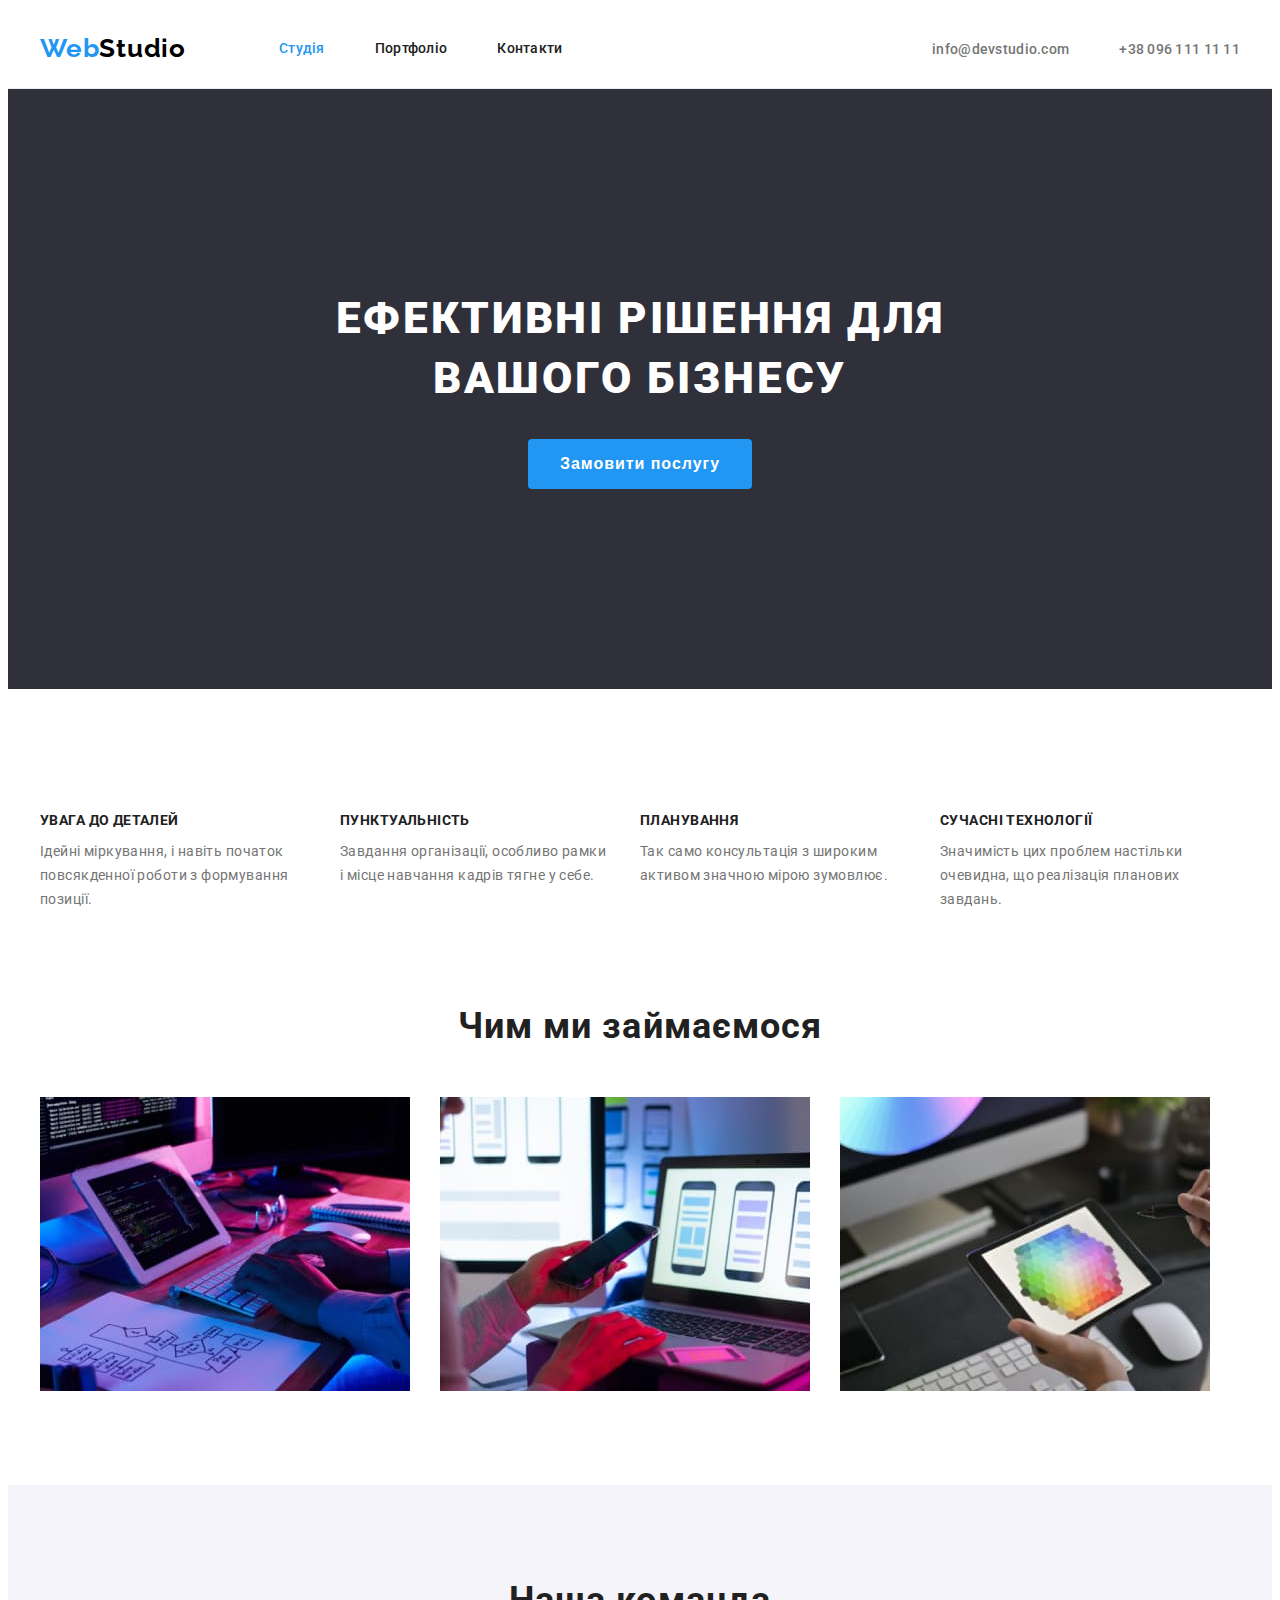
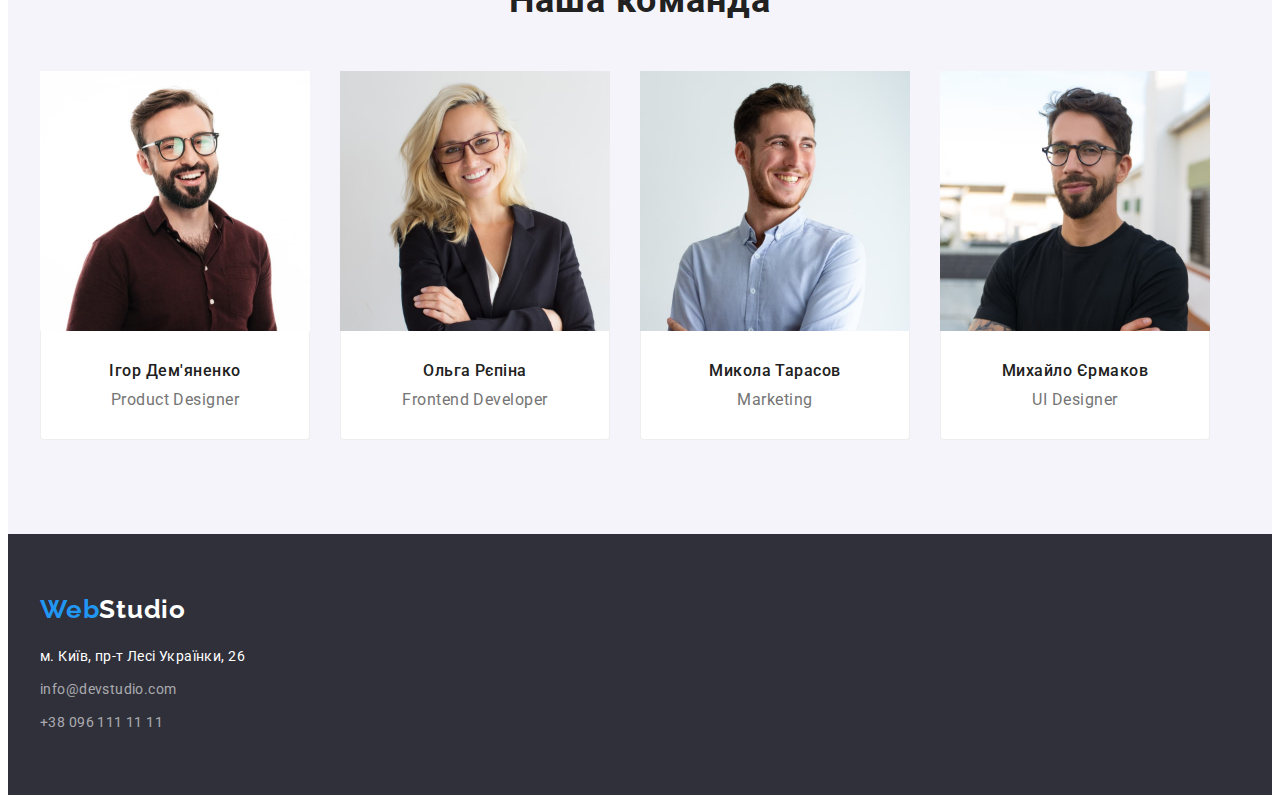
<file: index.html>
<!DOCTYPE html>
<html lang="uk">
<head>
    <meta charset="UTF-8">
    <meta http-equiv="X-UA-Compatible" content="IE=edge">
    <meta name="viewport" content="width=device-width, initial-scale=1.0">
    <title lang="en">WebStudio</title>
    <link rel="preconnect" href="https://fonts.googleapis.com">
    <link rel="preconnect" href="https://fonts.gstatic.com" crossorigin>
    <link href="https://fonts.googleapis.com/css2?family=Raleway:wght@700&family=Roboto:wght@400;500;700;900&display=swap"
        rel="stylesheet">
    <link rel="stylesheet" href="https://cdnjs.cloudflare.com/ajax/libs/modern-normalize/1.1.0/modern-normalize.min.css"
        integrity="sha512-wpPYUAdjBVSE4KJnH1VR1HeZfpl1ub8YT/NKx4PuQ5NmX2tKuGu6U/JRp5y+Y8XG2tV+wKQpNHVUX03MfMFn9Q=="
        crossorigin="anonymous" referrerpolicy="no-referrer" />
    <link rel="stylesheet" href="./css/styles.css">
</head>
<body>
    <header class="header-border">
            <div class="container">
                <nav class="header-item">
                        <a href="./index.html"><span class="logo">Web</span><span class="logo logo-second-part">Studio</span></a>
                    <ul class="list-link flex-items">
                        <li class="list-item">
                            <a class="link current" href="./index.html">Студія</a>
                        </li>
                        <li class="list-item">
                            <a class="link" href="./portfolio.html">Портфоліо</a>
                        </li>
                        <li class="list-item">
                            <a class="link" href="#">Контакти</a>
                        </li>
                    </ul>
                </nav>
                <ul class="list-address flex-items">
                    <li class="address-item mail">
                        <a class="link-address" href="mailto:info@devstudio.com">info@devstudio.com</a>
                    </li>
                    <li class="address-item">
                        <a class="link-address" href="tel:+380961111111">+38 096 111 11 11</a>
                    </li>
                </ul>
            </div>
    </header>
    <main>
        <section class="hero-section">
            <div class="container">
                <h1 class="hero-title">
                    Ефективні рішення для
                    вашого бізнесу
                </h1>
                <button type="button" class="hero-button">
                    Замовити послугу
                </button>
            </div>
        </section>
        <section class="section">
            <div class="container">
                <h2 class="hidden-title">
                    Наші переваги
                </h2>
                    <ul class="flex-items">
                        <li class="benefit-card">
                            <!-- <img src="./images/icons/benefit-1.svg" alt="Іконка радіолокатора" width="270"> -->
                            <h3 class="advantages">
                                Увага до деталей
                            </h3>
                            <p class="advantages-paragraph">Ідейні міркування, і навіть початок повсякденної роботи з формування позиції.
                            </p>
                        </li>
                        <li class="benefit-card">
                            <!-- <img src="./images/icons/benefit-2.svg" alt="Іконка годинника" width="270"> -->
                            <h3 class="advantages">
                                Пунктуальність
                            </h3>
                            <p class="advantages-paragraph">Завдання організації, особливо рамки і місце навчання кадрів тягне у себе.</p>
                        </li>
                        <li class="benefit-card">
                            <!-- <img src="./images/icons/benefit-3.svg" alt="Іконка монітора" width="270"> -->
                            <h3 class="advantages">
                                Планування
                            </h3>
                            <p class="advantages-paragraph">Так само консультація з широким активом значною мірою зумовлює.</p>
                        </li>
                        <li class="benefit-card">
                            <!-- <img src="./images/icons/benefit-4.svg" alt="Іконка астроновта" width="270"> -->
                            <h3 class="advantages">
                                Сучасні технології
                            </h3>
                            <p class="advantages-paragraph">Значимість цих проблем настільки очевидна, що реалізація планових завдань.</p>
                        </li>
                    </ul>
            </div>
        </section>
        <section class="our-work">
            <div class="container">
                <h2 class="description-title">
                    Чим ми займаємося
                </h2>
                    <ul class="flex-items">
                        <li class="work">
                            <img src="./images/sample-1.jpg" alt="Робота за планшетом з клавіатурою" width="370">
                        </li>
                        <li class="work">
                            <img src="./images/sample-2.jpg" alt="Робота за ноутбуком" width="370">
                        </li>
                        <li class="work">
                            <img src="./images/sample-3.jpg" alt="Робота за планшетом" width="370">
                        </li>
                    </ul>
            </div>
        </section>
        <section class="section worker-section">
            <div class="container">
                <h2 class="worker">
                    Наша команда
                </h2>
                <ul class="flex-items">
                    <li class="worker-list">
                        <img src="./images/worker-1.jpg" alt="Працівник в окулярах в коричневій сорочці" width="270">
                        <div class="worker-description">
                            <h3 class="card-worker">
                                Ігор Дем'яненко
                            </h3>
                            <p class="profession-worker">Product Designer</p>
                        </div>
                        <!-- <ul class="flex-items box-media">
                            <li class="social-list">
                                <a href="#">
                                    <img src="./images/icons/social-network-1.svg" alt="Посилання на Інстаграм" width="44">
                                </a>
                            </li>
                            <li class="social-list">
                                <a href="#">
                                    <img src="./images/icons/social-network-2.svg" alt="Посилання на Твіттер" width="44">
                                </a>
                            </li>
                            <li class="social-list">
                                <a href="#">
                                    <img src="./images/icons/social-network-3.svg" alt="Посилання на Фейсбук" width="44">
                                </a>
                            </li>
                            <li class="social-list">
                                <a href="#">
                                    <img src="./images/icons/social-network-4.svg" alt="Посилання на Лінкедін">
                                </a>
                            </li>
                        </ul> -->
                    </li>
                    <li class="worker-list">
                        <img src="./images/worker-2.jpg" alt="Працівниця в окулярах в чорному жакеті" width="270">
                        <div class="worker-description">
                            <h3 class="card-worker">
                                Ольга Рєпіна
                            </h3>
                            <p class="profession-worker">Frontend Developer</p>
                        </div>
                        <!-- <ul class="flex-items box-media">
                            <li class="social-list">
                                <a href="#">
                                    <img src="./images/icons/social-network-1.svg" alt="Посилання на Інстаграм" width="44">
                                </a>
                            </li>
                            <li class="social-list">
                                <a href="#">
                                    <img src="./images/icons/social-network-2.svg" alt="Посилання на Твіттер" width="44">
                                </a>
                            </li>
                            <li class="social-list">
                                <a href="#">
                                    <img src="./images/icons/social-network-3.svg" alt="Посилання на Фейсбук" width="44">
                                </a>
                            </li>
                            <li class="social-list">
                                <a href="#">
                                    <img src="./images/icons/social-network-4.svg" alt="Посилання на Лінкедін">
                                </a>
                            </li>
                        </ul> -->
                    </li>
                    <li class="worker-list">
                        <img src="./images/worker-3.jpg" alt="Працівник в білій сорочці" width="270">
                        <div class="worker-description">
                            <h3 class="card-worker">
                                Микола Тарасов
                            </h3>
                            <p class="profession-worker">Marketing</p>
                        </div>
                        <!-- <ul class="flex-items box-media">
                            <li class="social-list">
                                <a href="#">
                                    <img src="./images/icons/social-network-1.svg" alt="Посилання на Інстаграм" width="44">
                                </a>
                            </li>
                            <li class="social-list">
                                <a href="#">
                                    <img src="./images/icons/social-network-2.svg" alt="Посилання на Твіттер" width="44">
                                </a>
                            </li>
                            <li class="social-list">
                                <a href="#">
                                    <img src="./images/icons/social-network-3.svg" alt="Посилання на Фейсбук" width="44">
                                </a>
                            </li>
                            <li class="social-list">
                                <a href="#">
                                    <img src="./images/icons/social-network-4.svg" alt="Посилання на Лінкедін">
                                </a>
                            </li>
                        </ul> -->
                    </li>
                    <li class="worker-list">
                        <img src="./images/worker-4.jpg" alt="Працівник в окулярах в чорній футболці" width="270">
                        <div class="worker-description">
                            <h3 class="card-worker">
                                Михайло Єрмаков
                            </h3>
                            <p class="profession-worker">UI Designer</p>
                        </div>
                        <!-- <ul class="flex-items box-media">
                            <li class="social-list">
                                <a href="#">
                                    <img src="./images/icons/social-network-1.svg" alt="Посилання на Інстаграм" width="44">
                                </a>
                            </li>
                            <li class="social-list">
                                <a href="#">
                                    <img src="./images/icons/social-network-2.svg" alt="Посилання на Твіттер" width="44">
                                </a>
                            </li>
                            <li class="social-list">
                                <a href="#">
                                    <img src="./images/icons/social-network-3.svg" alt="Посилання на Фейсбук" width="44">
                                </a>
                            </li>
                            <li class="social-list">
                                <a href="#">
                                    <img src="./images/icons/social-network-4.svg" alt="Посилання на Лінкедін" width="44">
                                </a>
                            </li>
                        </ul> -->
                    </li>
                </ul>
            </div>
        </section>
        <!-- <section class="section">
            <div class="container">
                <h2 class="clients-title">Постійні клієнти</h2>
                <ul class="flex-items box-clients">
                    <li>
                        <a href="#">
                            <img src="./images/icons/client-1.svg" alt="Компанія №1" width="170">
                        </a>
                    </li>
                    <li>
                        <a href="#">
                            <img src="./images/icons/client-2.svg" alt="Компанія №2" width="170">
                        </a>
                    </li>
                    <li>
                        <a href="#">
                            <img src="./images/icons/client-3.svg" alt="Компанія №3" width="170">
                        </a>
                    </li>
                    <li>
                        <a href="#">
                            <img src="./images/icons/client-4.svg" alt="Компанія №4" width="170">
                        </a>
                    </li>
                    <li>
                        <a href="#">
                            <img src="./images/icons/client-5.svg" alt="Компанія №5" width="170">
                        </a>
                    </li>
                    <li>
                        <a href="#">
                            <img src="./images/icons/client-6.svg" alt="Компанія №6" width="170">
                        </a>
                    </li>
                </ul>
            </div>
        </section> -->
    </main>
    <footer class="footer-address">
        <div class="container">
            <a href="./index.html"><span class="logo">Web</span><span class="logo logo-third-part">Studio</span></a>
            <address class="footer-list">
                <ul>
                    <li>
                        <a class="footer-link" href="https://goo.gl/maps/sdtxkwDF94uDCL8M9" target="_blank"
                            rel="noopener noreferrer">м. Київ, пр-т Лесі Українки, 26</a>
                    </li>
                    <li class="footer-contacts">
                        <a class="footer-link footer-transparant" href="mailto:info@devstudio.com">info@devstudio.com</a>
                    </li>
                    <li class="footer-contacts">
                        <a class="footer-link footer-transparant" href="tel:+380961111111">+38 096 111 11 11</a>
                    </li>
                </ul>
            </address>
            <!-- <h2 class="join-link">
                Приєднуйтесь
            </h2>
            <ul class="flex-items">
                <li class="social-list">
                    <a href="#">
                        <img src="./images/icons/social-network-footer-1.svg" alt="Посилання на Інстаграм" width="44">
                    </a>
                </li>
                <li class="social-list">
                    <a href="#">
                        <img src="./images/icons/social-network-footer-2.svg" alt="Посилання на Твіттер" width="44">
                    </a>
                </li>
                <li class="social-list">
                    <a href="#">
                        <img src="./images/icons/social-network-footer-3.svg" alt="Посилання на Фейсбук" width="44">
                    </a>
                </li>
                <li class="social-list">
                    <a href="#">
                        <img src="./images/icons/social-network-footer-4.svg" alt="Посилання на Лінкедін" width="44">
                    </a>
                </li>
            </ul> -->
        </div>
    </footer>
</body>
</html>
</file>
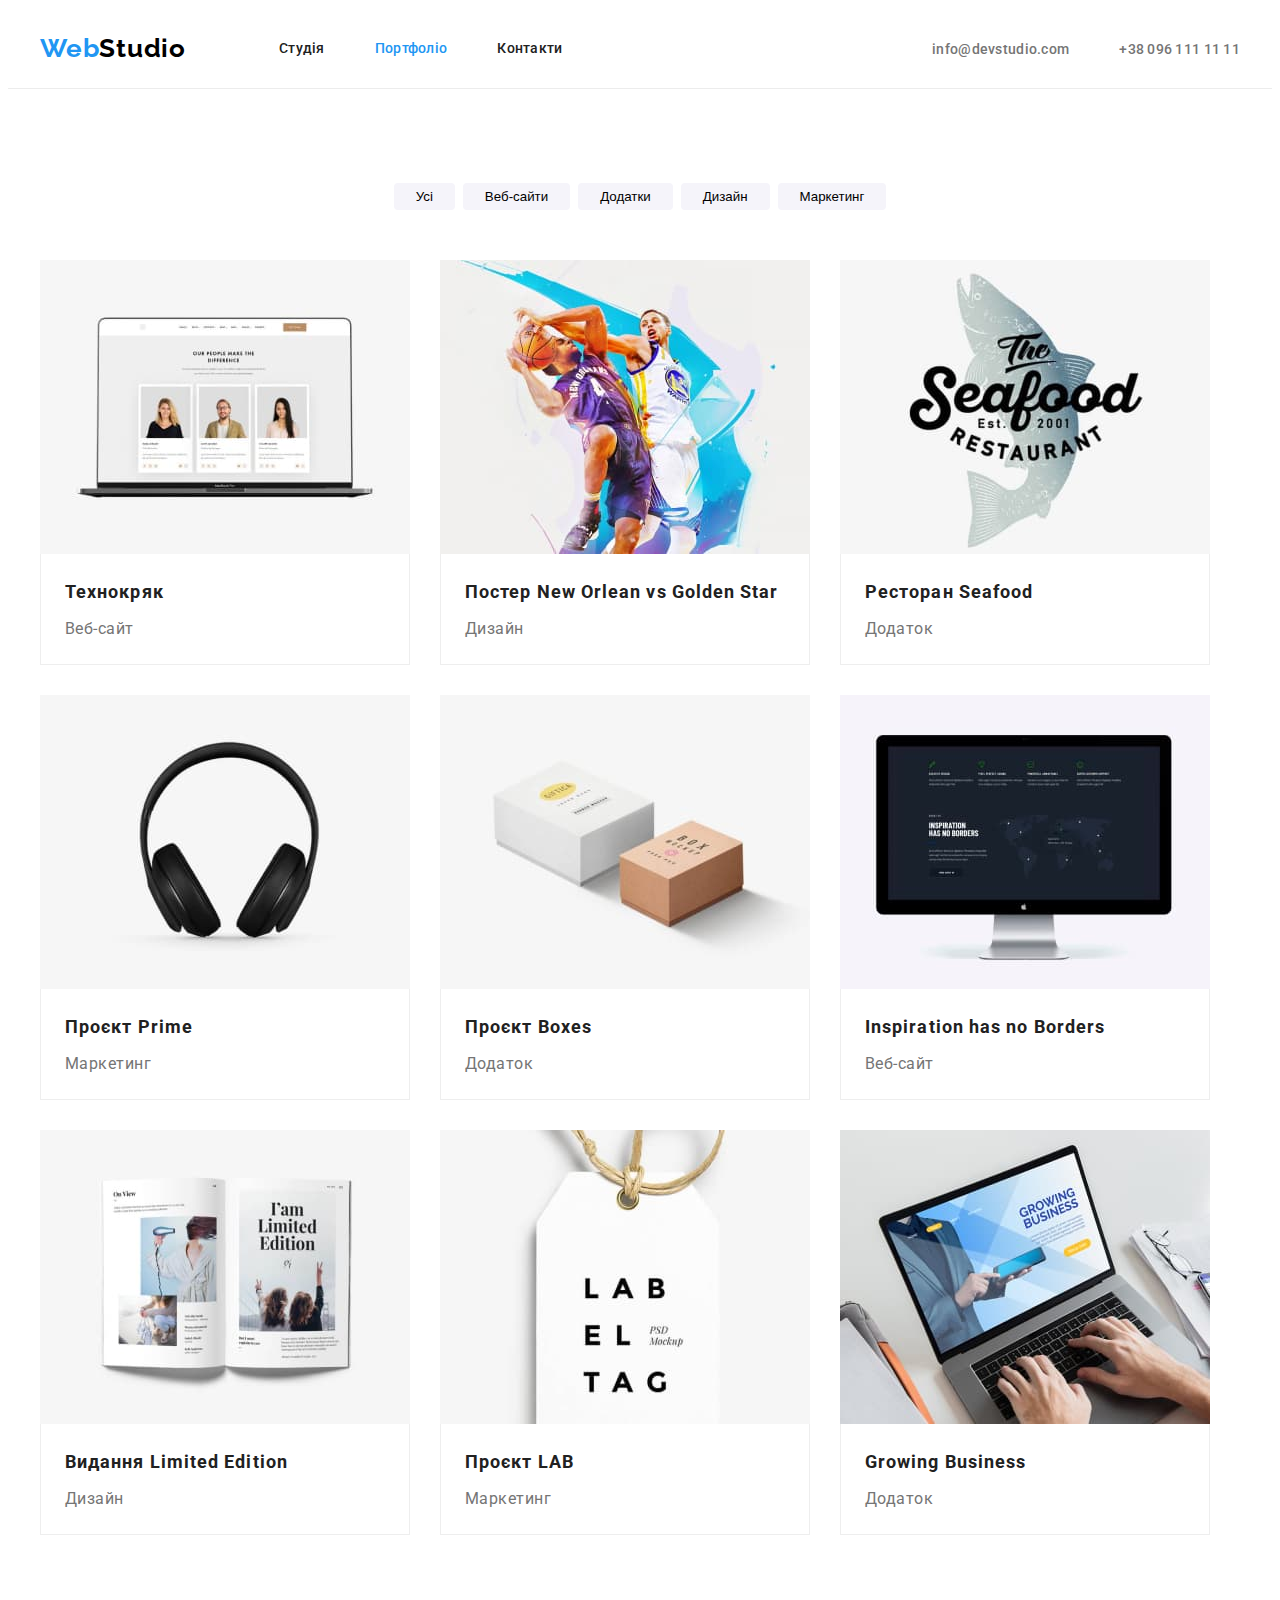
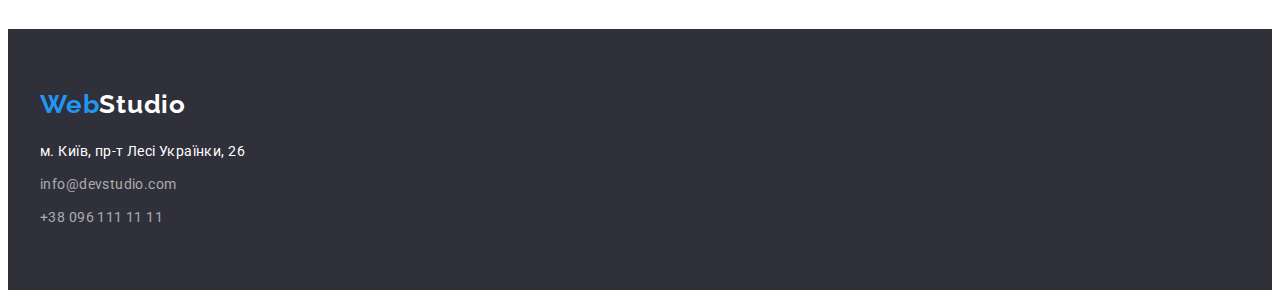
<file: portfolio.html>
<!DOCTYPE html>
<html lang="uk">
<head>
    <meta charset="UTF-8">
    <meta http-equiv="X-UA-Compatible" content="IE=edge">
    <meta name="viewport" content="width=device-width, initial-scale=1.0">
    <title lang="en">Portfolio</title>
    <link rel="preconnect" href="https://fonts.googleapis.com">
    <link rel="preconnect" href="https://fonts.gstatic.com" crossorigin>
    <link href="https://fonts.googleapis.com/css2?family=Raleway:wght@700&family=Roboto:wght@400;500;700;900&display=swap"
        rel="stylesheet">
    <link rel="stylesheet" href="https://cdnjs.cloudflare.com/ajax/libs/modern-normalize/1.1.0/modern-normalize.min.css"
        integrity="sha512-wpPYUAdjBVSE4KJnH1VR1HeZfpl1ub8YT/NKx4PuQ5NmX2tKuGu6U/JRp5y+Y8XG2tV+wKQpNHVUX03MfMFn9Q=="
        crossorigin="anonymous" referrerpolicy="no-referrer" />
    <link rel="stylesheet" href="./css/styles.css">
</head>
<body>
    <header class="header-border">
        <div class="container">
            <nav class="header-item">
                <a href="./index.html"><span class="logo">Web</span><span class="logo logo-second-part">Studio</span></a>
                <ul class="list-link flex-items">
                    <li class="list-item">
                        <a class="link" href="./index.html">Студія</a>
                    </li>
                    <li class="list-item">
                        <a class="link current" href="./portfolio.html">Портфоліо</a>
                    </li>
                    <li class="list-item">
                        <a class="link" href="#">Контакти</a>
                    </li>
                </ul>
            </nav>
            <ul class="list-address flex-items">
                <li class="address-item mail">
                    <a class="link-address" href="mailto:info@devstudio.com">info@devstudio.com</a>
                </li>
                <li class="address-item">
                    <a class="link-address" href="tel:+380961111111">+38 096 111 11 11</a>
                </li>
            </ul>
        </div>
    </header>
    <main>
        <section class="section">
            <div class="container">
                <h1 class="hidden-title">
                    Наші проєкти
                </h1>
                <ul class="flex-items list-button">
                    <li class="button-item">
                        <button type="button" class="filter-button">
                            Усі
                        </button>
                    </li>
                    <li class="button-item">
                        <button type="button" class="filter-button">
                            Веб-сайти
                        </button>
                    </li>
                    <li class="button-item">
                        <button type="button" class="filter-button">
                            Додатки
                        </button>
                    </li>
                    <li class="button-item">
                        <button type="button" class="filter-button">
                            Дизайн
                        </button>
                    </li>
                    <li class="button-item">
                        <button type="button" class="filter-button">
                            Маркетинг
                        </button>
                    </li>
                </ul>
                <ul class="flex-items project-items">
                    <li class="card-project">
                        <a href="#">
                            <img src="./images/project-1.jpg" alt="Ноутбук з сайтом" width="370">
                            <div class="project-description">
                                <h2 class="name-project">
                                    Технокряк
                                </h2>
                                <p class="type-project">
                                    Веб-сайт
                                </p>
                            </div>
                        </a>
                    </li>
                    <li class="card-project">
                        <a href="#">
                            <img src="./images/project-2.jpg" alt="Постер баскетбольної команди" width="370">
                            <div class="project-description">
                                <h2 class="name-project">
                                    Постер <span lang="en">New Orlean vs Golden Star</span>
                                </h2>
                                <p class="type-project">
                                    Дизайн
                                </p>
                            </div>
                        </a>
                    </li>
                    <li class="card-project">
                        <a href="#">
                            <img src="./images/project-3.jpg" alt="Рибний ресторан" width="370">
                            <div class="project-description">
                                <h2 class="name-project">
                                    Ресторан <span lang="en">Seafood</span>
                                </h2>
                                <p class="type-project">
                                    Додаток
                                </p>
                            </div>
                        </a>
                    </li>
                    <li class="card-project" i>
                        <a href="#">
                            <img src="./images/project-4.jpg" alt="Навушники" width="370">
                            <div class="project-description">
                                <h2 class="name-project">
                                    Проєкт <span lang="en">Prime</span>
                                </h2>
                                <p class="type-project">
                                    Маркетинг
                                </p>
                            </div>
                        </a>
                    </li>
                    <li class="card-project">
                        <a href="#">
                            <img src="./images/project-5.jpg" alt="Дві коробки" width="370">
                            <div class="project-description">
                                <h2 class="name-project">
                                    Проєкт <span lang="en">Boxes</span>
                                </h2>
                                <p class="type-project">
                                    Додаток
                                </p>
                            </div>
                        </a>
                    </li>
                    <li class="card-project">
                        <a href="#">
                            <img src="./images/project-6.jpg" alt="Монітор комп'ютера" width="370">
                            <div class="project-description">
                                <h2 lang="en" class="name-project">
                                    Inspiration has no Borders
                                </h2>
                                <p class="type-project">
                                    Веб-сайт
                                </p>
                            </div>
                        </a>
                    </li>
                    <li class="card-project">
                        <a href="#">
                            <img src="./images/project-7.jpg" alt="Журнал" width="370">
                            <div class="project-description">
                                <h2 class="name-project">
                                    Видання <span lang="en">Limited Edition</span>
                                </h2>
                                <p class="type-project">
                                    Дизайн
                                </p>
                            </div>
                        </a>
                    </li>
                    <li class="card-project">
                        <a href="#">
                            <img src="./images/project-8.jpg" alt="Ярлик з брендом" width="370">
                            <div class="project-description">
                                <h2 class="name-project">
                                    Проєкт <span lang="en">LAB</span>
                                </h2>
                                <p class="type-project">
                                    Маркетинг
                                </p>
                            </div>
                        </a>
                    </li>
                    <li class="card-project">
                        <a href="#">
                            <img src="./images/project-9.jpg" alt="Ноутбук з рекламою" width="370">
                            <div class="project-description">
                                <h2 lang="en" class="name-project">
                                    Growing Business
                                </h2>
                                <p class="type-project">
                                    Додаток
                                </p>
                            </div>
                        </a>
                    </li>
                </ul>
            </div>
        </section>
    </main>
    <footer class="footer-address">
        <div class="container">
            <a href="./index.html"><span class="logo">Web</span><span class="logo logo-third-part">Studio</span></a>
            <address class="footer-list">
                <ul>
                    <li>
                        <a class="footer-link" href="https://goo.gl/maps/sdtxkwDF94uDCL8M9" target="_blank"
                            rel="noopener noreferrer">м. Київ, пр-т Лесі Українки, 26</a>
                    </li>
                    <li class="footer-contacts">
                        <a class="footer-link footer-transparant" href="mailto:info@devstudio.com">info@devstudio.com</a>
                    </li>
                    <li class="footer-contacts">
                        <a class="footer-link footer-transparant" href="tel:+380961111111">+38 096 111 11 11</a>
                    </li>
                </ul>
            </address>
            <!-- <h2 class="join-link">
                Приєднуйтесь
            </h2>
            <ul class="flex-items">
                <li class="social-list">
                    <a href="#">
                        <img src="./images/icons/social-network-footer-1.svg" alt="Посилання на Інстаграм" width="44">
                    </a>
                </li>
                <li class="social-list">
                    <a href="#">
                        <img src="./images/icons/social-network-footer-2.svg" alt="Посилання на Твіттер" width="44">
                    </a>
                </li>
                <li class="social-list">
                    <a href="#">
                        <img src="./images/icons/social-network-footer-3.svg" alt="Посилання на Фейсбук" width="44">
                    </a>
                </li>
                <li class="social-list">
                    <a href="#">
                        <img src="./images/icons/social-network-footer-4.svg" alt="Посилання на Лінкедін" width="44">
                    </a>
                </li>
            </ul> -->
        </div>
    </footer>
</body>
</html>
</file>
<file: css/styles.css>
:root {
--primary-color: #212121;
--link-address-color: #757575;
--link-color: #2196F3;
--logo-color: #000000;
--primary-background-color: #FFFFFF;
--secondary-background-color: #2F303A;
--color-transparant: rgba(255, 255, 255, 0.6);
--active-button-color: #188CE8;
--section-color: #F5F4FA;
--border-color: #EEEEEE;
--header-border-color: #ECECEC;
}

body {
font-family: Roboto, sans-serif;
color: var(--primary-color);
background-color: var(--primary-background-color);
} 

ul {
    list-style: none;
    margin-top: 0;
    margin-bottom: 0;
    padding-left: 0;
}

a {
    text-decoration: none;
}

h1, h2, h3, p {
    padding: 0;
    margin: 0;
}

img {
    display: block;
}

/* START header */

.container {
    width: 1200px;
    margin-left: auto;
    margin-right: auto;
    padding-left: 15px;
    padding-right: 15px;
}

.section {
    padding-top: 94px;
    padding-bottom: 94px;
}

.flex-items {
    display: flex;
}

header .container {
    display: flex;
    align-items: center;
}

.header-item {
    display: flex;
    align-items: center;
}

.header-border {
    border-bottom: 1px solid var(--header-border-color);
}

.logo {
    color: var(--link-color);
    font-family: Raleway, sans-serif;
    font-weight: 700;
    font-size: 26px;
    line-height: 1.19;
    letter-spacing: 0.03em;
}

.logo-second-part {
    color: var(--logo-color);
}

.list-link {
    display: flex;
    margin-left: 93px;
}

.link {
    display: block;
    padding-top: 32px;
    padding-bottom: 32px;
    color: var(--primary-color);
    font-weight: 500;
    font-size: 14px;
    line-height: 16px;
    letter-spacing: 0.02em;
}

.list-item:not(:last-child) {
    margin-right: 50px;
}

.link:hover,
.link:focus {
    color: var(--link-color);
}

.link.current {
    color: var(--link-color);
}

.description-link {
    padding: 0;
    margin: 0;
    list-style: none;
    align-items: center;
}

.list-address {
    display: flex;
    margin-top: 0;
    margin-left: auto;
}

.link-address {
    color: var(--link-address-color);
    font-weight: 500;
    font-size: 14px;
    line-height: 1.14;
    letter-spacing: 0.02em;
}

.address-item:not(:last-child) {
    margin-right: 50px;
}

.mail {
    margin-left: auto;
}

.link-address:hover,
.link-address:focus {
    color: var(--link-color);
}

/* END header */

/* START index.html */

.hero-section {
    padding-top: 200px;
    padding-bottom: 200px;
    background-color: var(--secondary-background-color);
    text-align: center;
}

.hero-title {
    margin-bottom: 30px;
    margin-left: auto;
    margin-right: auto;
    width: 696px;
    color: var(--primary-background-color);
    font-weight: 900;
    font-size: 44px;
    line-height: 1.36;
    letter-spacing: 0.06em;
    text-transform: uppercase;
}

.hero-button {
    padding-top: 10px;
    padding-bottom: 10px;
    padding-right: 32px;
    padding-left: 32px;
    border: 1px transparent;
    border-radius: 4px;
    min-width: 216px;
    color: var(--primary-background-color);
    background-color: var(--link-color);
    font-weight: 700;
    font-size: 16px;
    line-height: 1.88;
    letter-spacing: 0.06em;
}

.hero-button:hover,
.hero-button:focus {
    background-color: var(--active-button-color);
    cursor: pointer;
}

.hidden-title {
    display: none;
}

.advantages {
    margin-top: 30px;
    margin-bottom: 10px;
    font-weight: 700;
    font-size: 14px;
    line-height: 1.14;
    letter-spacing: 0.03em;
    text-transform: uppercase;
}

.advantages-paragraph {
    color: var(--link-address-color);
    font-weight: 400;
    font-size: 14px;
    line-height: 24px;
    letter-spacing: 0.03em;
    width: 270px;
}

.flex-benefit {
    margin-right: 30px;
    margin-bottom: 30px;
}

.benefit-card {
    flex-basis: ((100% - 3*30) / 3);
}

.benefit-card:not(:last-child) {
    margin-right: 30px;
}

.our-work {
    padding-bottom: 94px;
}

.work {
    flex-basis: calc((100% - 3 * 30) / 3);
}

.work:not(:last-child) {
    margin-right: 30px;
}

.worker-list {
    flex-basis: ((100% - 4*30) / 4);
}

.worker-list:not(:last-child) {
    margin-right: 30px;
}

.worker-description {
    padding-top: 30px;
    padding-bottom: 30px;
    border-right: 1px solid var(--border-color);
    border-bottom: 1px solid var(--border-color);
    border-left: 1px solid var(--border-color);
    border-radius: 0px 0px 4px 4px;
    background-color: var(--primary-background-color);
}

.description-title {
    margin-bottom: 50px;
    font-weight: 700;
    font-size: 36px;
    line-height: 1.17;
    text-align: center;
    letter-spacing: 0.03em;
}

.worker-section {
    background-color: var(--section-color);
}

.worker {
    margin-bottom: 50px;
    font-weight: 700;
    font-size: 36px;
    line-height: 1.17;
    text-align: center;
    letter-spacing: 0.03em;
}

.card-worker {
    margin-bottom: 10px;
    font-weight: 500;
    font-size: 16px;
    line-height: 1.19;
    text-align: center;
    letter-spacing: 0.03em;
}

.profession-worker {
    color: var(--link-address-color);
    font-weight: 400;
    font-size: 16px;
    line-height: 1.19;
    text-align: center;
    letter-spacing: 0.03em;
}

.box-media {
    margin-left: 32px;
    margin-bottom: 30px;
}

.social-list {
    margin-right: 10px;
}

.box-clients {
    justify-content: space-between;
}

.clients-title {
    padding-bottom: 50px;
    font-weight: 700;
    font-size: 36px;
    line-height: 1.17;
    text-align: center;
    letter-spacing: 0.03em;
    color: var(--primary-color);
}

/* END index.html */

/* START portfolio.html */

.list-button {
    margin-bottom: 50px;
    justify-content: center;
}

.filter-button {
    border: 1px transparent;
    border-radius: 4px;
    background-color: var(--section-color);
    padding-top: 6px;
    padding-right: 22px;
    padding-bottom: 6px;
    padding-left: 22px;
}

.button-item:not(:last-child) {
    margin-right: 8px;
}

.filter-button:hover,
.filter-button:focus {
    color: var(--primary-background-color);
    background-color: var(--link-color);
    cursor: pointer;
}

.project-items {
    flex-wrap: wrap;
    margin-bottom: -30px;
    margin-right: -30px;
}

.card-project {
    flex-basis: calc((100% - 3 * 30) / 3);
    margin-right: 30px;
    margin-bottom: 30px;
}

.card-project:not(:last-child) {
    margin-right: 30px;
}

.card-project:nth-child(-n-+3) {
    margin-bottom: 0;
}

.project-description {
    padding-top: 20px;
    padding-right: 24px;
    padding-bottom: 20px;
    padding-left: 24px;
    border-left: 1px solid var(--border-color);
    border-bottom: 1px solid var(--border-color);
    border-right: 1px solid var(--border-color);
}

.name-project {
    margin-bottom: 4px;
    color: var(--primary-color);
    font-weight: 700;
    font-size: 18px;
    line-height: 2;
    letter-spacing: 0.06em;
}

.type-project {
    color: var(--link-address-color);
    font-size: 16px;
    line-height: 1.88;
    letter-spacing: 0.03em;
}

/* END portfolio.html */

/* START footer */

.logo-third-part {
    color: var(--primary-background-color);
}

.footer-address {
    background-color: var(--secondary-background-color);
    padding-top: 60px;
    padding-bottom: 60px;
}

.footer-link {
    font-style: normal;
    font-weight: 400;
    font-size: 14px;
    line-height: 1.71;
    letter-spacing: 0.03em;
    color: var(--primary-background-color);
}

.footer-transparant {
    color: var(--color-transparant);
}

.footer-link:hover,
.footer-link:focus {
    color: var(--link-color);
}

.footer-list {
    margin-top: 20px;
}

.footer-contacts {
    margin-top: 9px;
}

.join-link {
    margin-bottom: 20px;
    color: var(--primary-background-color);
    font-weight: 700;
    font-size: 14px;
    line-height: 1.14;
    letter-spacing: 0.03em;
    text-transform: uppercase;
}

/* END footer */
</file>
